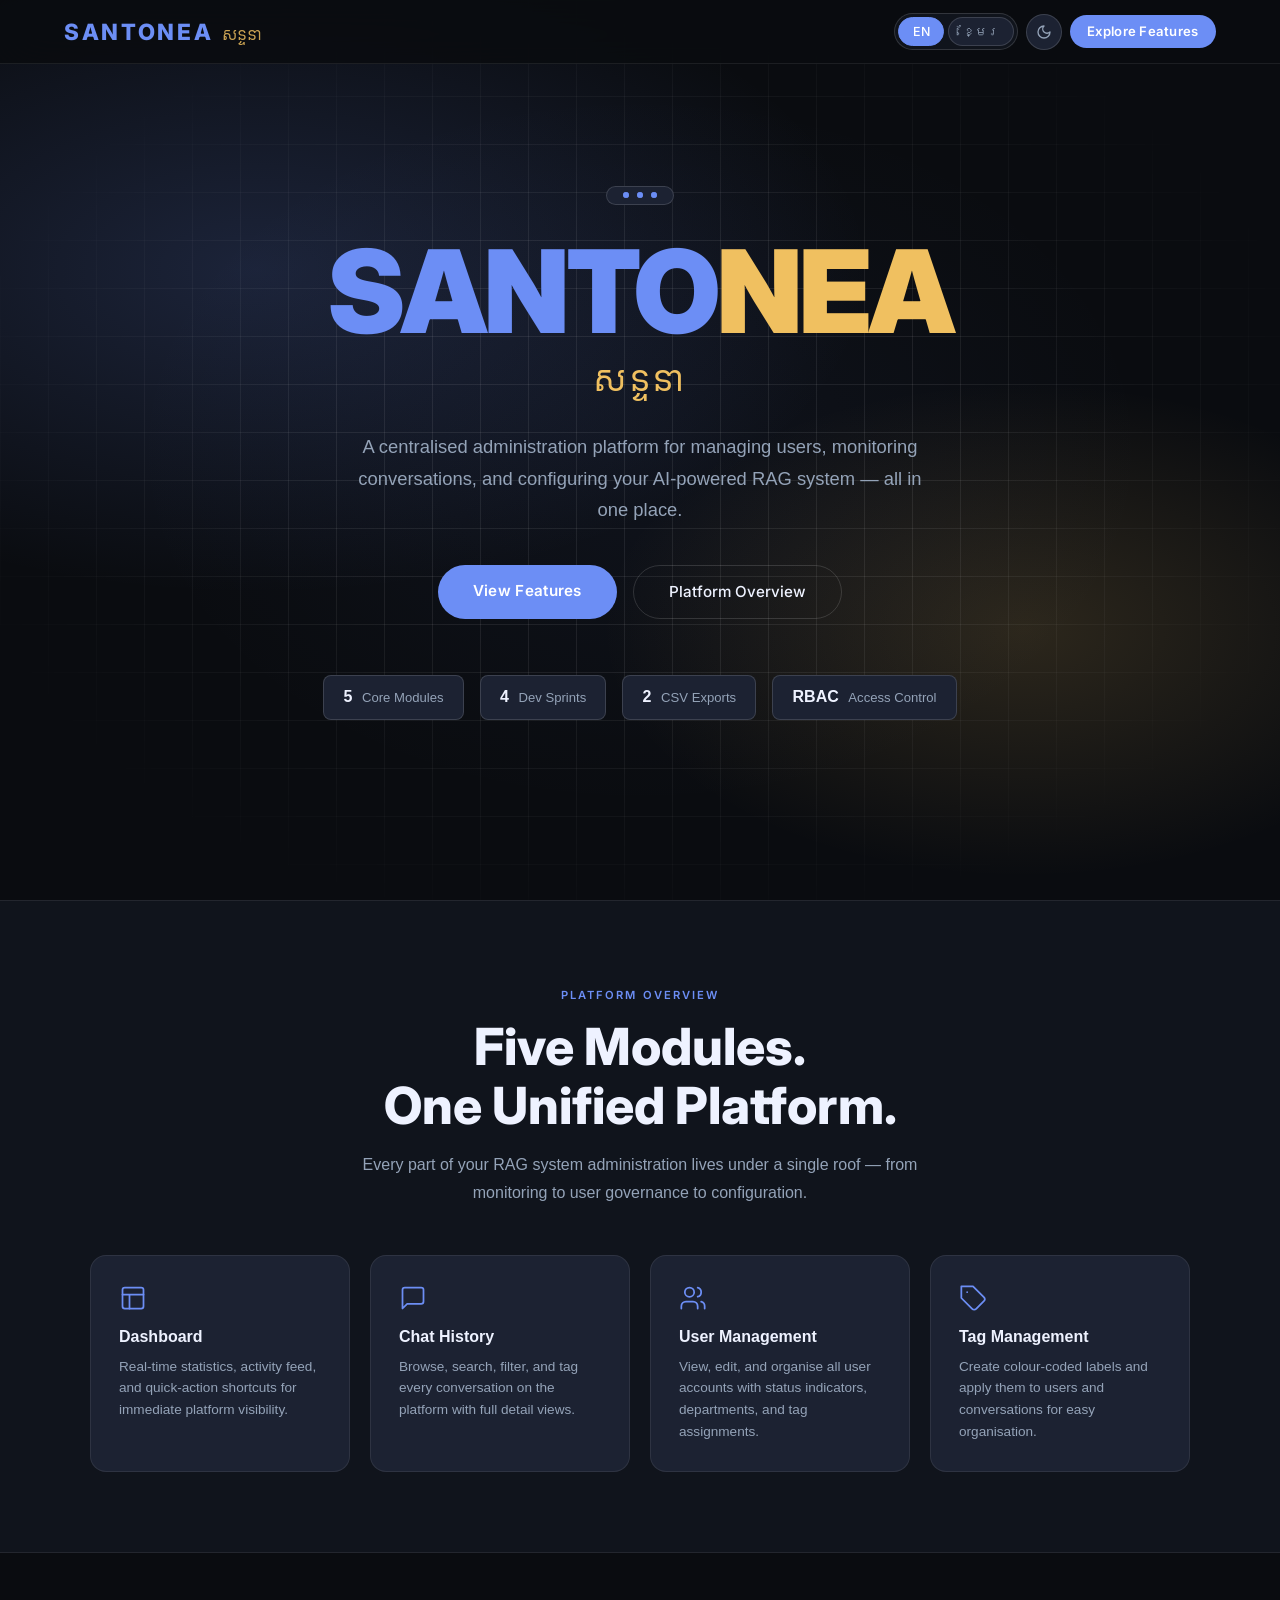
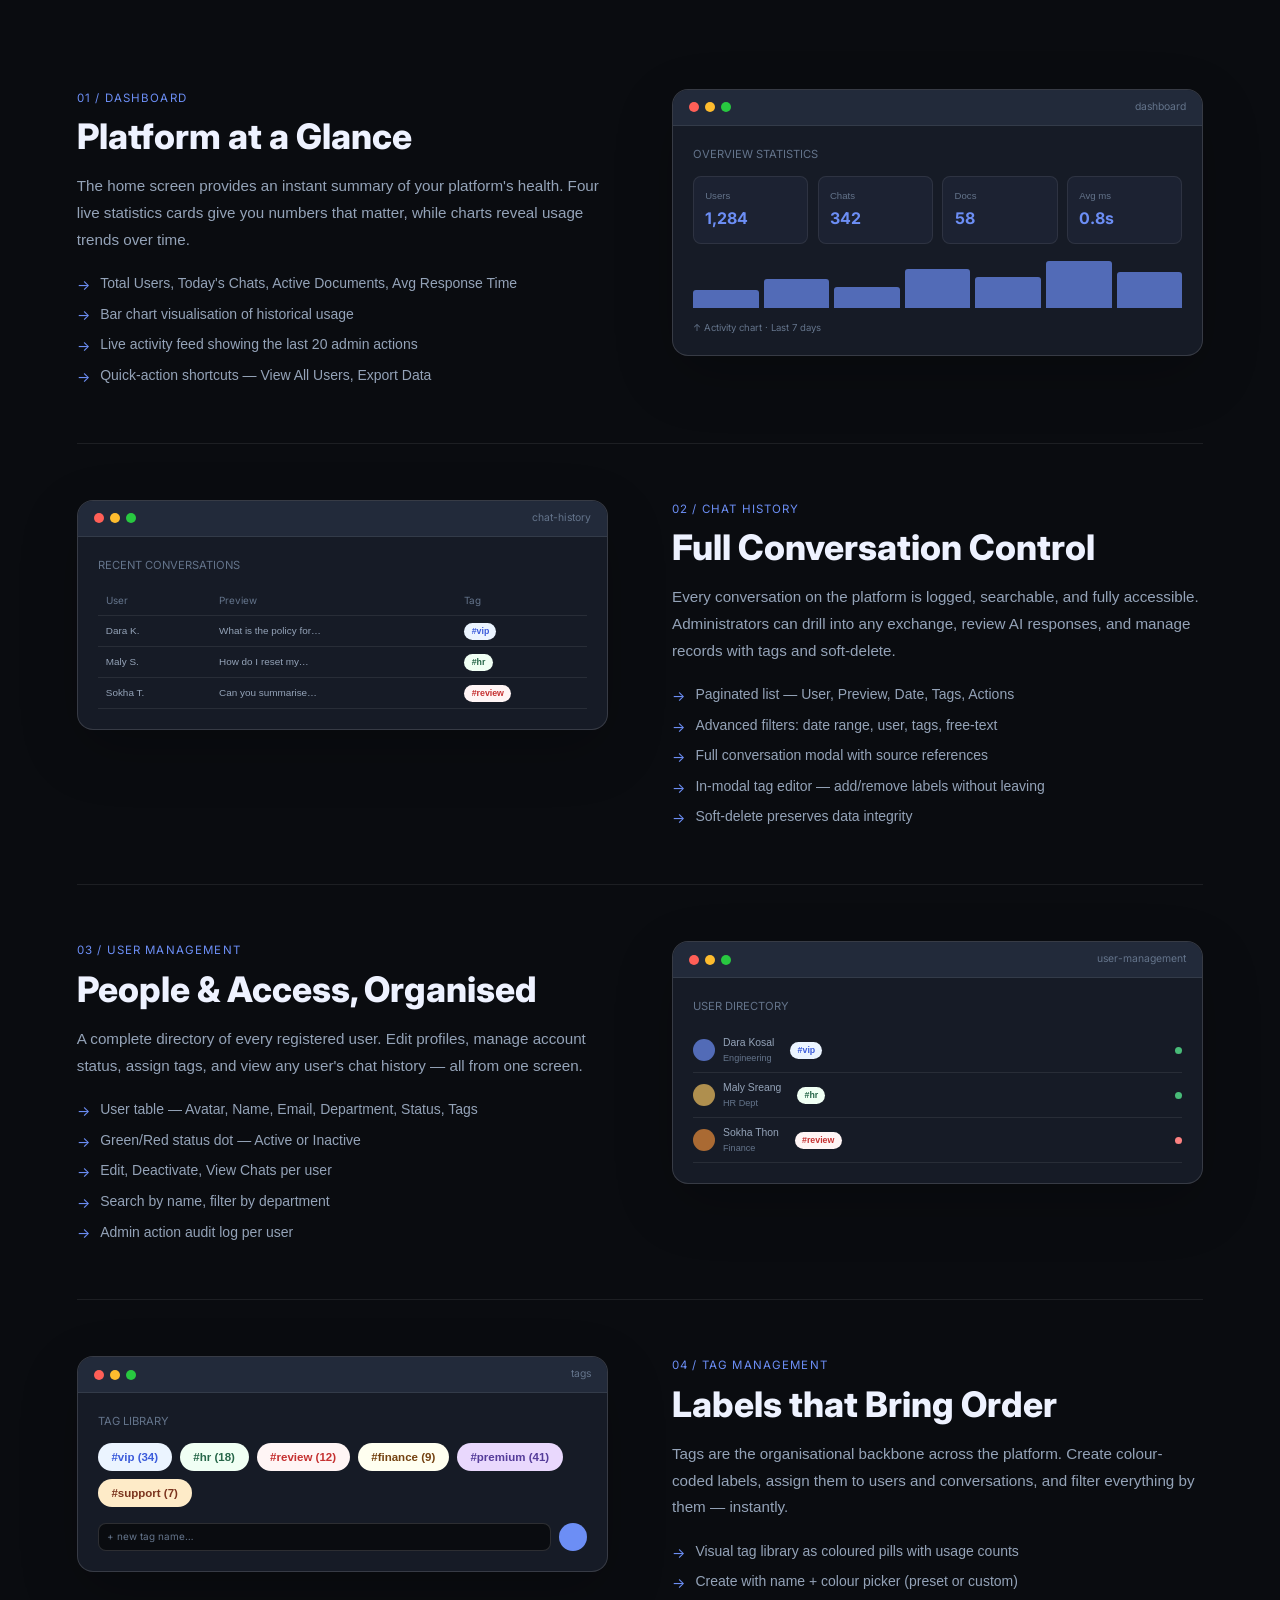
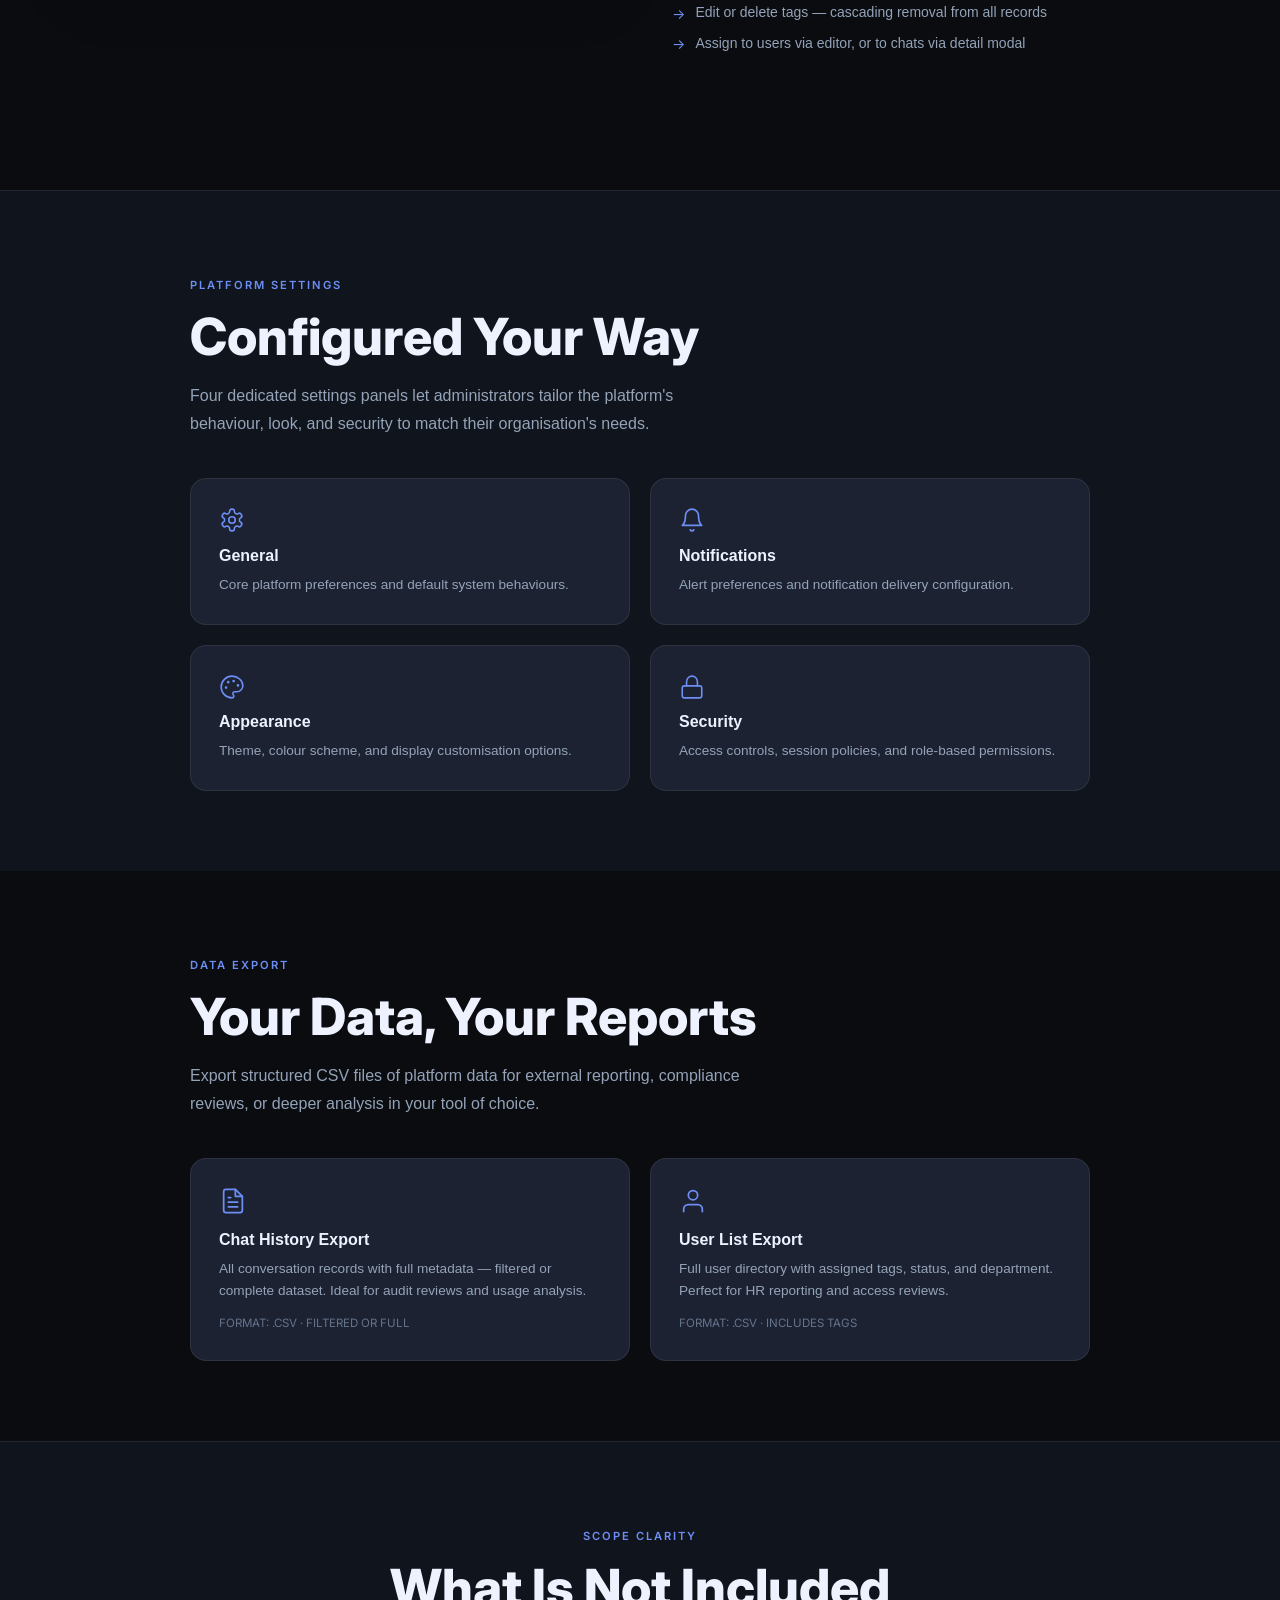
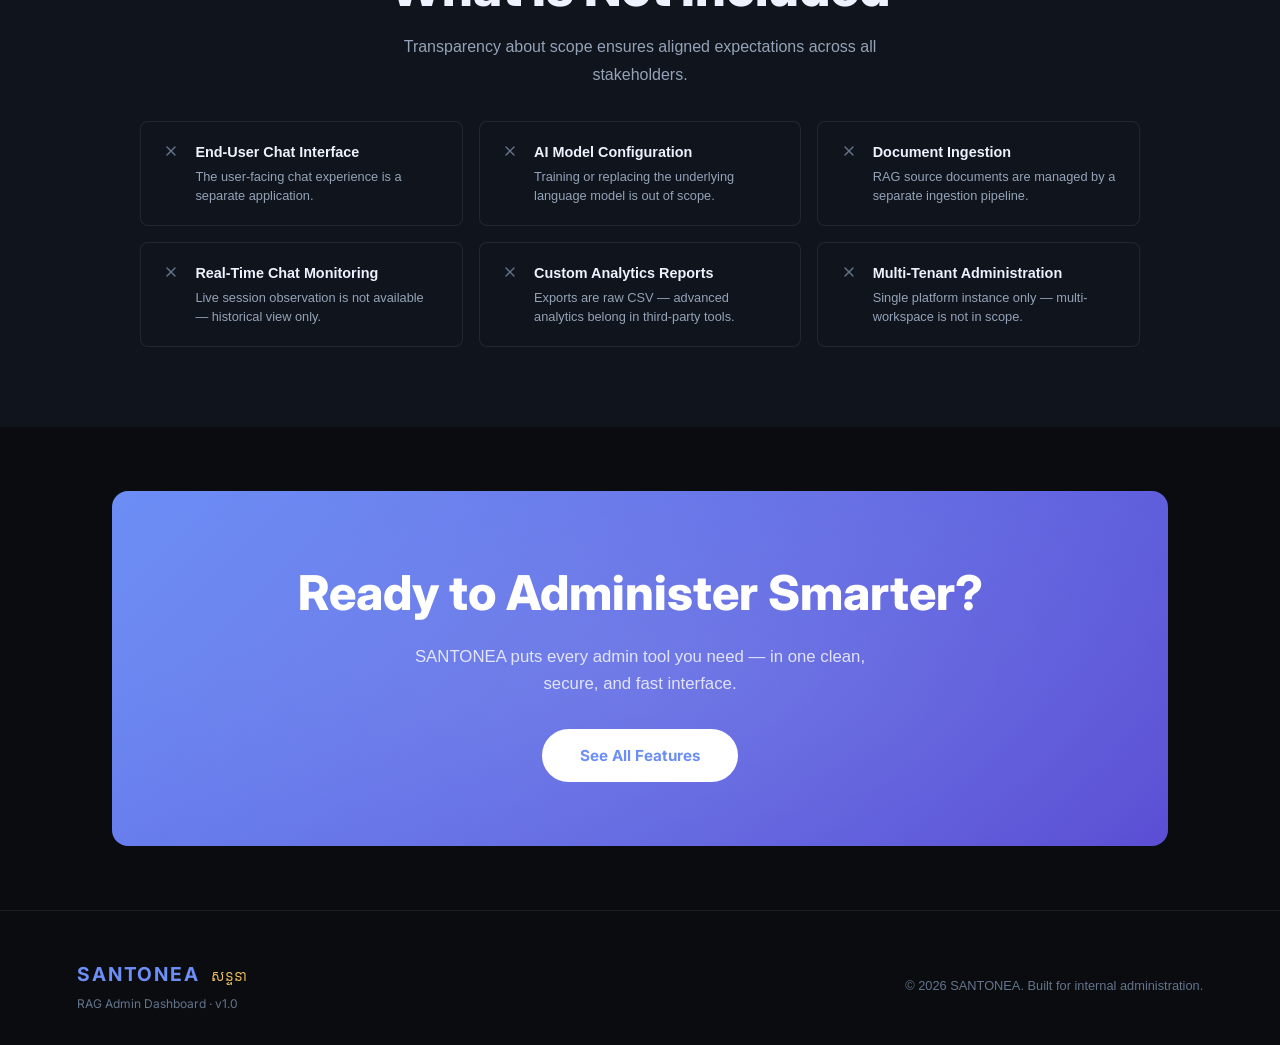
<file: index.html>
<!DOCTYPE html>
<html lang="en" data-theme="dark" data-lang="en">
<head>
  <meta charset="UTF-8" />
  <meta name="viewport" content="width=device-width, initial-scale=1.0" />
  <title>SANTONEA - សន្ទនា</title>
  <meta name="description" content="SANTONEA - A centralised AI-powered RAG admin dashboard for managing users, conversations, and platform settings." />
  <meta name="keywords" content="RAG, admin dashboard, AI platform, conversation management, user administration, សន្ទនា, វេទិកា, រដ្ឋបាលក" />
  <meta name="robots" content="index, follow" />
  <meta name="language" content="English, Khmer" />
  <meta name="author" content="SANTONEA" />
  <meta name="viewport" content="width=device-width, initial-scale=1.0" />
  <link rel="canonical" href="https://www.santonea.com" />
  <link rel="alternate" hreflang="en" href="https://www.santonea.com" />
  <link rel="alternate" hreflang="km" href="https://www.santonea.com?lang=km" />
  <link rel="alternate" hreflang="x-default" href="https://www.santonea.com" />
  <meta property="og:title" content="SANTONEA - សន្ទនា" />
  <meta property="og:description" content="A centralised administration platform for your AI-powered RAG system." />
  <meta property="og:type" content="website" />
  <meta property="og:url" content="https://www.santonea.com" />
  <meta property="og:image" content="https://www.santonea.com/og-image.png" />
  <meta property="og:site_name" content="SANTONEA" />
  <meta property="og:locale" content="en_US" />
  <meta name="twitter:card" content="summary_large_image" />
  <meta name="twitter:title" content="SANTONEA - សន្ទនា" />
  <meta name="twitter:description" content="A centralised administration platform for your AI-powered RAG system." />
  <meta name="twitter:image" content="https://www.santonea.com/og-image.png" />
  <meta name="twitter:site" content="@santonea" />
  
  <!-- Google Fonts: Inter for English -->
  <link rel="preconnect" href="https://fonts.googleapis.com" />
  <link rel="preconnect" href="https://fonts.gstatic.com" crossorigin />
  <link href="https://fonts.googleapis.com/css2?family=Inter:wght@300;400;500;600;700;800;900&family=Noto+Serif+Khmer:wght@300;400;600;700&display=swap" rel="stylesheet" />
  
  <!-- Web App Manifest & Icons -->
  <link rel="manifest" href="/manifest.json" />
  <link rel="icon" type="image/x-icon" href="/favicon.ico" />
  <link rel="apple-touch-icon" href="/icon-192.png" />
  <meta name="mobile-web-app-capable" content="yes" />
  <meta name="apple-mobile-web-app-capable" content="yes" />
  <meta name="apple-mobile-web-app-status-bar-style" content="default" />
  
  <!-- External Stylesheet with local InterKhmer fonts -->
  <link rel="stylesheet" href="styles.css" />
  
  <!-- Structured Data (JSON-LD) -->
  <script type="application/ld+json">
  {
    "@context": "https://schema.org",
    "@type": "SoftwareApplication",
    "name": "SANTONEA",
    "description": "A centralised AI-powered RAG admin dashboard for managing users, conversations, and platform settings.",
    "url": "https://www.santonea.com",
    "applicationCategory": "BusinessApplication",
    "operatingSystem": "Web",
    "offers": {
      "@type": "Offer",
      "price": "0",
      "priceCurrency": "USD"
    },
    "author": {
      "@type": "Organization",
      "name": "SANTONEA",
      "url": "https://www.santonea.com"
    },
    "image": "https://www.santonea.com/og-image.png",
    "aggregateRating": {
      "@type": "AggregateRating",
      "ratingValue": "5",
      "ratingCount": "1"
    }
  }
  </script>
  
  <!-- Minimal fallback styles for critical rendering path -->
  <style>
    * { margin: 0; padding: 0; box-sizing: border-box; }
    html { scroll-behavior: smooth; }
    body { font-family: -apple-system, BlinkMacSystemFont, 'Segoe UI', Roboto, sans-serif; }
    [data-lang="km"] .en { display: none !important; }
    [data-lang="en"] .km { display: none !important; }
  </style>
</head>
<body>

<!-- ── NAV ────────────────────────────────────────────────────────────── -->
<nav>
  <a href="#" class="nav-logo">
    <span class="word-en">SANTONEA</span>
    <span class="word-km">សន្ទនា</span>
  </a>
  <div class="nav-controls">
    <!-- Language toggle -->
    <div style="display:flex;gap:4px;padding:3px;border-radius:999px;border:1px solid var(--border2);background:var(--bg2);">
      <button class="pill-btn active" id="btn-en" onclick="setLang('en')">EN</button>
      <button class="pill-btn"        id="btn-km" onclick="setLang('km')">ខ្មែរ</button>
    </div>
    <!-- Dark/light toggle -->
    <button class="icon-btn" id="theme-btn" onclick="toggleTheme()" title="Toggle theme"><svg xmlns="http://www.w3.org/2000/svg" width="16" height="16" viewBox="0 0 24 24" fill="none" stroke="currentColor" stroke-width="2" stroke-linecap="round" stroke-linejoin="round"><path d="M12 3a6 6 0 0 0 9 9 9 9 0 1 1-9-9Z"/></svg></button>
    <!-- CTA -->
    <a href="#features" class="cta-nav">
      <span class="en">Explore Features</span>
      <span class="km">មុខងារ</span>
    </a>
  </div>
</nav>

<!-- ── HERO ───────────────────────────────────────────────────────────── -->
<section class="hero" id="home">
  <div class="hero-inner">
    <div class="hero-badge">
      <span style="display:inline-flex;align-items:center;color:var(--accent);"><svg xmlns="http://www.w3.org/2000/svg" width="14" height="14" viewBox="0 0 24 24" fill="none" stroke="currentColor" stroke-width="2" stroke-linecap="round" stroke-linejoin="round"><circle cx="12" cy="12" r="1"/><path d="M20.2 20.2c2.04-2.03.02-7.36-4.5-11.9-4.54-4.52-9.87-6.54-11.9-4.5-2.04 2.03-.02 7.36 4.5 11.9 4.54 4.52 9.87 6.54 11.9 4.5Z"/><path d="M15.7 15.7c4.52-4.54 6.54-9.87 4.5-11.9-2.03-2.04-7.36-.02-11.9 4.5-4.52 4.54-6.54 9.87-4.5 11.9 2.03 2.04 7.36.02 11.9-4.5Z"/></svg></span>
      <span style="display:inline-flex;align-items:center;color:var(--accent);"><svg xmlns="http://www.w3.org/2000/svg" width="14" height="14" viewBox="0 0 24 24" fill="none" stroke="currentColor" stroke-width="2" stroke-linecap="round" stroke-linejoin="round"><circle cx="12" cy="12" r="1"/><path d="M20.2 20.2c2.04-2.03.02-7.36-4.5-11.9-4.54-4.52-9.87-6.54-11.9-4.5-2.04 2.03-.02 7.36 4.5 11.9 4.54 4.52 9.87 6.54 11.9 4.5Z"/><path d="M15.7 15.7c4.52-4.54 6.54-9.87 4.5-11.9-2.03-2.04-7.36-.02-11.9 4.5-4.52 4.54-6.54 9.87-4.5 11.9 2.03 2.04 7.36.02 11.9-4.5Z"/></svg></span>
      <span style="display:inline-flex;align-items:center;color:var(--accent);"><svg xmlns="http://www.w3.org/2000/svg" width="14" height="14" viewBox="0 0 24 24" fill="none" stroke="currentColor" stroke-width="2" stroke-linecap="round" stroke-linejoin="round"><circle cx="12" cy="12" r="1"/><path d="M20.2 20.2c2.04-2.03.02-7.36-4.5-11.9-4.54-4.52-9.87-6.54-11.9-4.5-2.04 2.03-.02 7.36 4.5 11.9 4.54 4.52 9.87 6.54 11.9 4.5Z"/><path d="M15.7 15.7c4.52-4.54 6.54-9.87 4.5-11.9-2.03-2.04-7.36-.02-11.9 4.5-4.52 4.54-6.54 9.87-4.5 11.9 2.03 2.04 7.36.02 11.9-4.5Z"/></svg></span>
    </div>

    <h1 class="hero-title">
      <span class="accent">SANTO</span><span class="gold">NEA</span>
    </h1>
    <p class="hero-sub-km">សន្ទនា</p>

    <p class="hero-desc">
      <span class="en">A centralised administration platform for managing users, monitoring conversations, and configuring your AI-powered RAG system — all in one place.</span>
      <span class="km">វេទិកាគ្រប់គ្រងកណ្ដាលសម្រាប់ការគ្រប់គ្រងអ្នកប្រើ ការត្រួតពិនិត្យការសន្ទនា និងការកម្ណត់ប្រព័ន្ធ AI RAG របស់អ្នក — ទាំងអស់នៅកន្លែងតែមួយ។</span>
    </p>

    <div class="hero-actions">
      <a href="#features" class="btn-primary">
        <span class="en">View Features</span>
        <span class="km">មើលមុខងារ</span>
      </a>
      <a href="#overview" class="btn-outline">
        <span class="en">Platform Overview</span>
        <span class="km">ទិដ្ឋភាពទូទៅ</span>
      </a>
    </div>

    <div class="hero-stats">
      <div class="stat-chip">
        <strong>5</strong>
        <span class="en">Core Modules</span>
        <span class="km">គ្រោងស្នូល</span>
      </div>
      <div class="stat-chip">
        <strong>4</strong>
        <span class="en">Dev Sprints</span>
        <span class="km">ការស្ប្រីន</span>
      </div>
      <div class="stat-chip">
        <strong>2</strong>
        <span class="en">CSV Exports</span>
        <span class="km">នាំចេញទិន្នន័យ</span>
      </div>
      <div class="stat-chip">
        <strong>RBAC</strong>
        <span class="en">Access Control</span>
        <span class="km">ការគ្រប់គ្រងការចូល</span>
      </div>
    </div>
  </div>
</section>

<!-- ── OVERVIEW ───────────────────────────────────────────────────────── -->
<section id="overview" style="background:var(--bg2);border-top:1px solid var(--border);border-bottom:1px solid var(--border);">
  <div class="center reveal">
    <span class="section-label">
      <span class="en">Platform Overview</span>
      <span class="km">ទិដ្ឋភាពទូទៅ</span>
    </span>
    <h2 class="section-title">
      <span class="en">Five Modules.<br/>One Unified Platform.</span>
      <span class="km">ម៉ូឌុលប្រាំ.<br/>វេទិកាមួយ។</span>
    </h2>
    <p class="section-desc">
      <span class="en">Every part of your RAG system administration lives under a single roof — from monitoring to user governance to configuration.</span>
      <span class="km">រាល់ផ្នែកនៃការគ្រប់គ្រង RAG របស់អ្នកមានក្រោមមើមដំបូល — ពីការត្រួតពិនិត្យ ដល់ការគ្រប់គ្រងអ្នកប្រើ ដល់ការកំណត់។</span>
    </p>
  </div>

  <div class="overview-grid reveal" style="max-width:1100px;margin:3rem auto 0;">
    <div class="ov-card">
      <div class="ov-icon"><svg xmlns="http://www.w3.org/2000/svg" width="28" height="28" viewBox="0 0 24 24" fill="none" stroke="var(--accent)" stroke-width="1.5" stroke-linecap="round" stroke-linejoin="round"><rect width="18" height="18" x="3" y="3" rx="2"/><path d="M3 9h18M9 21V9"/></svg></div>
      <div class="ov-title"><span class="en">Dashboard</span><span class="km">ផ្ទាំងគ្រប់គ្រង</span></div>
      <div class="ov-desc"><span class="en">Real-time statistics, activity feed, and quick-action shortcuts for immediate platform visibility.</span><span class="km">ស្ថិតិពេលវេលាជាក់ស្ដែង ព័ត៌មានសកម្មភាព និងផ្លូវកាត់សម្រាប់ការមើលឃើញវេទិកាភ្លាមៗ។</span></div>
    </div>
    <div class="ov-card">
      <div class="ov-icon"><svg xmlns="http://www.w3.org/2000/svg" width="28" height="28" viewBox="0 0 24 24" fill="none" stroke="var(--accent)" stroke-width="1.5" stroke-linecap="round" stroke-linejoin="round"><path d="M21 15a2 2 0 0 1-2 2H7l-4 4V5a2 2 0 0 1 2-2h14a2 2 0 0 1 2 2z"/></svg></div>
      <div class="ov-title"><span class="en">Chat History</span><span class="km">ប្រវត្តិការសន្ទនា</span></div>
      <div class="ov-desc"><span class="en">Browse, search, filter, and tag every conversation on the platform with full detail views.</span><span class="km">រុករក ស្វែងរក ត្រង និងដាក់ស្លាកការសន្ទនាគ្រប់ទាំងអស់ក្នុងវេទិកា។</span></div>
    </div>
    <div class="ov-card">
      <div class="ov-icon"><svg xmlns="http://www.w3.org/2000/svg" width="28" height="28" viewBox="0 0 24 24" fill="none" stroke="var(--accent)" stroke-width="1.5" stroke-linecap="round" stroke-linejoin="round"><path d="M16 21v-2a4 4 0 0 0-4-4H6a4 4 0 0 0-4 4v2"/><circle cx="9" cy="7" r="4"/><path d="M22 21v-2a4 4 0 0 0-3-3.87M16 3.13a4 4 0 0 1 0 7.75"/></svg></div>
      <div class="ov-title"><span class="en">User Management</span><span class="km">ការគ្រប់គ្រងអ្នកប្រើ</span></div>
      <div class="ov-desc"><span class="en">View, edit, and organise all user accounts with status indicators, departments, and tag assignments.</span><span class="km">មើល កែប្រែ និងរៀបចំគណនីអ្នកប្រើទាំងអស់ ជាមួយស្ថានភាព នាយកដ្ឋាន និងការដាក់ស្លាក។</span></div>
    </div>
    <div class="ov-card">
      <div class="ov-icon"><svg xmlns="http://www.w3.org/2000/svg" width="28" height="28" viewBox="0 0 24 24" fill="none" stroke="var(--accent)" stroke-width="1.5" stroke-linecap="round" stroke-linejoin="round"><path d="M12 2H2v10l9.29 9.29c.94.94 2.48.94 3.42 0l6.58-6.58c.94-.94.94-2.48 0-3.42L12 2Z"/><path d="M7 7h.01"/></svg></div>
      <div class="ov-title"><span class="en">Tag Management</span><span class="km">ការគ្រប់គ្រងស្លាក</span></div>
      <div class="ov-desc"><span class="en">Create colour-coded labels and apply them to users and conversations for easy organisation.</span><span class="km">បង្កើតស្លាកពណ៌ និងអនុវត្តវាចំពោះអ្នកប្រើ និងការសន្ទនា។</span></div>
    </div>
  </div>
</section>

<!-- ── FEATURES ───────────────────────────────────────────────────────── -->
<section id="features">
  <div class="features-wrapper">

    <!-- F1: Dashboard -->
    <div class="feature-block reveal">
      <div>
        <div class="feature-num">01 / DASHBOARD</div>
        <h3 class="feature-title">
          <span class="en">Platform at a Glance</span>
          <span class="km">ផ្ទាំងគ្រប់គ្រងទិន្នន័យ</span>
        </h3>
        <p class="feature-desc">
          <span class="en">The home screen provides an instant summary of your platform's health. Four live statistics cards give you numbers that matter, while charts reveal usage trends over time.</span>
          <span class="km">អេក្រង់ដើមផ្ដល់សង្ខេបភ្លាមៗនៃស្ថានភាពវេទិការបស់អ្នក។ ប័ណ្ណស្ថិតិបួនបង្ហាញចំនួនដែលសំខាន់ ក្នុងពេលដែលក្រាហ្វបង្ហាញនិន្នាការ។</span>
        </p>
        <ul class="feature-list">
          <li><span class="en">Total Users, Today's Chats, Active Documents, Avg Response Time</span><span class="km">អ្នកប្រើសរុប ការសន្ទនាថ្ងៃនេះ ឯកសារសកម្ម ពេលឆ្លើយតបមធ្យម</span></li>
          <li><span class="en">Bar chart visualisation of historical usage</span><span class="km">ក្រាហ្វរបារបង្ហាញការប្រើប្រាស់ប្រវត្តិ</span></li>
          <li><span class="en">Live activity feed showing the last 20 admin actions</span><span class="km">ព័ត៌មានសកម្មភាពបង្ហាញសកម្មភាព admin ២០ ចុងក្រោយ</span></li>
          <li><span class="en">Quick-action shortcuts — View All Users, Export Data</span><span class="km">ផ្លូវកាត់ — មើលអ្នកប្រើ នាំចេញទិន្នន័យ</span></li>
        </ul>
      </div>
      <div class="feature-mockup">
        <div class="mock-bar">
          <div class="mock-dot" style="background:#ff5f57;"></div>
          <div class="mock-dot" style="background:#febc2e;"></div>
          <div class="mock-dot" style="background:#28c840;"></div>
          <span style="font-size:0.65rem;color:var(--text3);margin-left:auto;font-family:var(--font-mono);">dashboard</span>
        </div>
        <div class="mock-body">
          <div class="mock-title">
            <span class="en">OVERVIEW STATISTICS</span>
            <span class="km">ស្ថិតិទូទៅ</span>
          </div>
          <div class="mock-stat-row">
            <div class="mock-stat"><div class="l"><span class="en">Users</span><span class="km">អ្នកប្រើ</span></div><div class="v">1,284</div></div>
            <div class="mock-stat"><div class="l"><span class="en">Chats</span><span class="km">ការសន្ទនា</span></div><div class="v">342</div></div>
            <div class="mock-stat"><div class="l"><span class="en">Docs</span><span class="km">ឯកសារ</span></div><div class="v">58</div></div>
            <div class="mock-stat"><div class="l"><span class="en">Avg ms</span><span class="km">ms</span></div><div class="v">0.8s</div></div>
          </div>
          <div class="mock-bar-chart">
            <div class="mock-bar-item" style="height:35%;"></div>
            <div class="mock-bar-item" style="height:55%;"></div>
            <div class="mock-bar-item" style="height:40%;"></div>
            <div class="mock-bar-item" style="height:75%;"></div>
            <div class="mock-bar-item" style="height:60%;"></div>
            <div class="mock-bar-item" style="height:90%;"></div>
            <div class="mock-bar-item" style="height:70%;"></div>
          </div>
          <div style="font-size:0.6rem;color:var(--text3);font-family:var(--font-mono);">
            <span class="en">↑ Activity chart · Last 7 days</span>
            <span class="km">↑ ក្រាហ្វសកម្មភាព · ៧ ថ្ងៃចុងក្រោយ</span>
          </div>
        </div>
      </div>
    </div>

    <!-- F2: Chat History -->
    <div class="feature-block reverse reveal">
      <div>
        <div class="feature-num">02 / CHAT HISTORY</div>
        <h3 class="feature-title">
          <span class="en">Full Conversation Control</span>
          <span class="km">ការត្រួតពិនិត្យការសន្ទនា</span>
        </h3>
        <p class="feature-desc">
          <span class="en">Every conversation on the platform is logged, searchable, and fully accessible. Administrators can drill into any exchange, review AI responses, and manage records with tags and soft-delete.</span>
          <span class="km">ការសន្ទនាគ្រប់ទាំងអស់ត្រូវបានកត់ត្រា ស្វែងរកបាន និងចូលដំណើរការបានពេញលេញ។ Admin អាចពិនិត្យការឆ្លើយ AI និងគ្រប់គ្រងកំណត់ត្រា។</span>
        </p>
        <ul class="feature-list">
          <li><span class="en">Paginated list — User, Preview, Date, Tags, Actions</span><span class="km">បញ្ជីទំព័រ — អ្នកប្រើ ការមើលជាមុន កាលបរិច្ឆេទ ស្លាក</span></li>
          <li><span class="en">Advanced filters: date range, user, tags, free-text</span><span class="km">ការត្រងកម្រិតខ្ពស់: ដែនកំណត់ កាលបរិច្ឆេទ អ្នកប្រើ ស្លាក</span></li>
          <li><span class="en">Full conversation modal with source references</span><span class="km">ម៉ូឌែលការសន្ទនាពេញជាមួយការយោង</span></li>
          <li><span class="en">In-modal tag editor — add/remove labels without leaving</span><span class="km">កែស្លាកក្នុងម៉ូឌែល — បន្ថែម/លុបស្លាក</span></li>
          <li><span class="en">Soft-delete preserves data integrity</span><span class="km">ការលុបទន់ — រក្សាភាពត្រឹមត្រូវទិន្នន័យ</span></li>
        </ul>
      </div>
      <div class="feature-mockup">
        <div class="mock-bar">
          <div class="mock-dot" style="background:#ff5f57;"></div>
          <div class="mock-dot" style="background:#febc2e;"></div>
          <div class="mock-dot" style="background:#28c840;"></div>
          <span style="font-size:0.65rem;color:var(--text3);margin-left:auto;font-family:var(--font-mono);">chat-history</span>
        </div>
        <div class="mock-body">
          <div class="mock-title">
            <span class="en">RECENT CONVERSATIONS</span>
            <span class="km">ការសន្ទនាថ្មីៗ</span>
          </div>
          <table class="mock-table">
            <thead><tr>
              <th><span class="en">User</span><span class="km">អ្នកប្រើ</span></th>
              <th><span class="en">Preview</span><span class="km">ការមើល</span></th>
              <th><span class="en">Tag</span><span class="km">ស្លាក</span></th>
            </tr></thead>
            <tbody>
              <tr>
                <td>Dara K.</td>
                <td style="max-width:120px;overflow:hidden;text-overflow:ellipsis;white-space:nowrap;"><span class="en">What is the policy for…</span><span class="km">គោលនយោបាយ…</span></td>
                <td><span class="mock-tag" style="background:#ebf4ff;color:#3b5bdb;">#vip</span></td>
              </tr>
              <tr>
                <td>Maly S.</td>
                <td style="max-width:120px;overflow:hidden;text-overflow:ellipsis;white-space:nowrap;"><span class="en">How do I reset my…</span><span class="km">ខ្ញុំ reset…</span></td>
                <td><span class="mock-tag" style="background:#f0fff4;color:#276749;">#hr</span></td>
              </tr>
              <tr>
                <td>Sokha T.</td>
                <td style="max-width:120px;overflow:hidden;text-overflow:ellipsis;white-space:nowrap;"><span class="en">Can you summarise…</span><span class="km">សង្ខេប…</span></td>
                <td><span class="mock-tag" style="background:#fff5f5;color:#c53030;">#review</span></td>
              </tr>
            </tbody>
          </table>
        </div>
      </div>
    </div>

    <!-- F3: User Management -->
    <div class="feature-block reveal">
      <div>
        <div class="feature-num">03 / USER MANAGEMENT</div>
        <h3 class="feature-title">
          <span class="en">People & Access, Organised</span>
          <span class="km">អ្នកប្រើ និងការចូល</span>
        </h3>
        <p class="feature-desc">
          <span class="en">A complete directory of every registered user. Edit profiles, manage account status, assign tags, and view any user's chat history — all from one screen.</span>
          <span class="km">ថតឈ្មោះពេញលេញនៃអ្នកប្រើដែលបានចុះឈ្មោះ។ កែប្រែប្រវត្តិ គ្រប់គ្រងស្ថានភាព ដាក់ស្លាក និងមើលប្រវត្តិការសន្ទនា។</span>
        </p>
        <ul class="feature-list">
          <li><span class="en">User table — Avatar, Name, Email, Department, Status, Tags</span><span class="km">តារាងអ្នកប្រើ — រូបភាព ឈ្មោះ អ៊ីមែល នាយកដ្ឋាន ស្ថានភាព ស្លាក</span></li>
          <li><span class="en">Green/Red status dot — Active or Inactive</span><span class="km">ចំណុចព្រីស/ក្រហម — សកម្ម ឬអសកម្ម</span></li>
          <li><span class="en">Edit, Deactivate, View Chats per user</span><span class="km">កែ អសកម្ម មើលការសន្ទនា សម្រាប់អ្នកប្រើ</span></li>
          <li><span class="en">Search by name, filter by department</span><span class="km">ស្វែងរកតាមឈ្មោះ ត្រងតាមនាយកដ្ឋាន</span></li>
          <li><span class="en">Admin action audit log per user</span><span class="km">កំណត់ហេតុសកម្មភាព admin សម្រាប់អ្នកប្រើ</span></li>
        </ul>
      </div>
      <div class="feature-mockup">
        <div class="mock-bar">
          <div class="mock-dot" style="background:#ff5f57;"></div>
          <div class="mock-dot" style="background:#febc2e;"></div>
          <div class="mock-dot" style="background:#28c840;"></div>
          <span style="font-size:0.65rem;color:var(--text3);margin-left:auto;font-family:var(--font-mono);">user-management</span>
        </div>
        <div class="mock-body">
          <div class="mock-title">
            <span class="en">USER DIRECTORY</span>
            <span class="km">ថតឈ្មោះអ្នកប្រើ</span>
          </div>
          <div class="mock-user-row">
            <div class="mock-avatar"></div>
            <div><div class="mock-uname">Dara Kosal</div><div class="mock-udept"><span class="en">Engineering</span><span class="km">វិស្វកម្ម</span></div></div>
            <span class="mock-tag" style="background:#ebf4ff;color:#3b5bdb;font-size:0.55rem;margin-left:8px;">#vip</span>
            <div class="mock-dot-status" style="background:#48bb78;"></div>
          </div>
          <div class="mock-user-row">
            <div class="mock-avatar" style="background:var(--gold);"></div>
            <div><div class="mock-uname">Maly Sreang</div><div class="mock-udept"><span class="en">HR Dept</span><span class="km">នាយកដ្ឋាន HR</span></div></div>
            <span class="mock-tag" style="background:#f0fff4;color:#276749;font-size:0.55rem;margin-left:8px;">#hr</span>
            <div class="mock-dot-status" style="background:#48bb78;"></div>
          </div>
          <div class="mock-user-row">
            <div class="mock-avatar" style="background:#e88c3a;"></div>
            <div><div class="mock-uname">Sokha Thon</div><div class="mock-udept"><span class="en">Finance</span><span class="km">ហិរញ្ញវត្ថុ</span></div></div>
            <span class="mock-tag" style="background:#fff5f5;color:#c53030;font-size:0.55rem;margin-left:8px;">#review</span>
            <div class="mock-dot-status" style="background:#fc8181;"></div>
          </div>
        </div>
      </div>
    </div>

    <!-- F4: Tag Management -->
    <div class="feature-block reverse reveal">
      <div>
        <div class="feature-num">04 / TAG MANAGEMENT</div>
        <h3 class="feature-title">
          <span class="en">Labels that Bring Order</span>
          <span class="km">ស្លាកដែលនាំមកនូវរបៀប</span>
        </h3>
        <p class="feature-desc">
          <span class="en">Tags are the organisational backbone across the platform. Create colour-coded labels, assign them to users and conversations, and filter everything by them — instantly.</span>
          <span class="km">ស្លាកគឺជាស្នូលនៃការរៀបចំនៃវេទិកា។ បង្កើតស្លាកពណ៌ ដាក់ចំពោះអ្នកប្រើ និងការសន្ទនា ហើយត្រងរាល់អ្វីដោយភ្លាម។</span>
        </p>
        <ul class="feature-list">
          <li><span class="en">Visual tag library as coloured pills with usage counts</span><span class="km">ឃ្លាំងស្លាកបង្ហាញជាពណ៌ ជាមួយចំនួនការប្រើ</span></li>
          <li><span class="en">Create with name + colour picker (preset or custom)</span><span class="km">បង្កើតដោយឈ្មោះ + ជ្រើសពណ៌ (ស្ដង់ដារ ឬផ្ទាល់ខ្លួន)</span></li>
          <li><span class="en">Edit or delete tags — cascading removal from all records</span><span class="km">កែ ឬលុបស្លាក — លុបពីកំណត់ត្រាទាំងអស់ស្វ័យប្រវត្តិ</span></li>
          <li><span class="en">Assign to users via editor, or to chats via detail modal</span><span class="km">ដាក់ស្លាកចំពោះអ្នកប្រើ ឬការសន្ទនា</span></li>
        </ul>
      </div>
      <div class="feature-mockup">
        <div class="mock-bar">
          <div class="mock-dot" style="background:#ff5f57;"></div>
          <div class="mock-dot" style="background:#febc2e;"></div>
          <div class="mock-dot" style="background:#28c840;"></div>
          <span style="font-size:0.65rem;color:var(--text3);margin-left:auto;font-family:var(--font-mono);">tags</span>
        </div>
        <div class="mock-body">
          <div class="mock-title">
            <span class="en">TAG LIBRARY</span>
            <span class="km">ឃ្លាំងស្លាក</span>
          </div>
          <div class="tag-cloud" style="margin-bottom:1rem;">
            <span class="tag-pill" style="background:#ebf4ff;color:#3b5bdb;">#vip (34)</span>
            <span class="tag-pill" style="background:#f0fff4;color:#276749;">#hr (18)</span>
            <span class="tag-pill" style="background:#fff5f5;color:#c53030;">#review (12)</span>
            <span class="tag-pill" style="background:#fffff0;color:#744210;">#finance (9)</span>
            <span class="tag-pill" style="background:#e9d8fd;color:#553c9a;">#premium (41)</span>
            <span class="tag-pill" style="background:#feebc8;color:#7b341e;">#support (7)</span>
          </div>
          <div style="display:flex;gap:0.5rem;align-items:center;">
            <div style="flex:1;height:28px;border-radius:var(--radius-sm);border:1px solid var(--border2);background:var(--bg);padding:0 0.5rem;display:flex;align-items:center;">
              <span style="font-size:0.62rem;color:var(--text3);font-family:var(--font-mono);">
                <span class="en">+ new tag name…</span>
                <span class="km">+ ឈ្មោះស្លាកថ្មី…</span>
              </span>
            </div>
            <div style="width:28px;height:28px;border-radius:50%;background:#6c8ef5;"></div>
          </div>
        </div>
      </div>
    </div>

  </div>
</section>

<!-- ── SETTINGS ───────────────────────────────────────────────────────── -->
<section id="settings" style="background:var(--bg2);border-top:1px solid var(--border);">
  <div style="max-width:900px;margin:0 auto;">
    <div class="reveal">
      <span class="section-label">
        <span class="en">Platform Settings</span>
        <span class="km">ការកំណត់វេទិកា</span>
      </span>
      <h2 class="section-title">
        <span class="en">Configured Your Way</span>
        <span class="km">ការកំណត់តាមអ្នក</span>
      </h2>
      <p class="section-desc">
        <span class="en">Four dedicated settings panels let administrators tailor the platform's behaviour, look, and security to match their organisation's needs.</span>
        <span class="km">បន្ទះការកំណត់បួនអនុញ្ញាតឱ្យ admin ជ្រើសរើសអាកប្បកិរិយា រូបរាង និងសុវត្ថិភាពវេទិកា។</span>
      </p>
    </div>
    <div class="settings-grid reveal">
      <div class="settings-card">
        <div class="settings-icon"><svg xmlns="http://www.w3.org/2000/svg" width="26" height="26" viewBox="0 0 24 24" fill="none" stroke="var(--accent)" stroke-width="1.5" stroke-linecap="round" stroke-linejoin="round"><path d="M12.22 2h-.44a2 2 0 0 0-2 2v.18a2 2 0 0 1-1 1.73l-.43.25a2 2 0 0 1-2 0l-.15-.08a2 2 0 0 0-2.73.73l-.22.38a2 2 0 0 0 .73 2.73l.15.1a2 2 0 0 1 1 1.72v.51a2 2 0 0 1-1 1.74l-.15.09a2 2 0 0 0-.73 2.73l.22.38a2 2 0 0 0 2.73.73l.15-.08a2 2 0 0 1 2 0l.43.25a2 2 0 0 1 1 1.73V20a2 2 0 0 0 2 2h.44a2 2 0 0 0 2-2v-.18a2 2 0 0 1 1-1.73l.43-.25a2 2 0 0 1 2 0l.15.08a2 2 0 0 0 2.73-.73l.22-.39a2 2 0 0 0-.73-2.73l-.15-.08a2 2 0 0 1-1-1.74v-.5a2 2 0 0 1 1-1.74l.15-.09a2 2 0 0 0 .73-2.73l-.22-.38a2 2 0 0 0-2.73-.73l-.15.08a2 2 0 0 1-2 0l-.43-.25a2 2 0 0 1-1-1.73V4a2 2 0 0 0-2-2z"/><circle cx="12" cy="12" r="3"/></svg></div>
        <div class="settings-title"><span class="en">General</span><span class="km">ទូទៅ</span></div>
        <div class="settings-desc"><span class="en">Core platform preferences and default system behaviours.</span><span class="km">ចំណូលចិត្តស្នូលនៃវេទិកា និងអាកប្បកិរិយាប្រព័ន្ធ។</span></div>
      </div>
      <div class="settings-card">
        <div class="settings-icon"><svg xmlns="http://www.w3.org/2000/svg" width="26" height="26" viewBox="0 0 24 24" fill="none" stroke="var(--accent)" stroke-width="1.5" stroke-linecap="round" stroke-linejoin="round"><path d="M6 8a6 6 0 0 1 12 0c0 7 3 9 3 9H3s3-2 3-9"/><path d="M10.3 21a1.94 1.94 0 0 0 3.4 0"/></svg></div>
        <div class="settings-title"><span class="en">Notifications</span><span class="km">ការជូនដំណឹង</span></div>
        <div class="settings-desc"><span class="en">Alert preferences and notification delivery configuration.</span><span class="km">ចំណូលចិត្តការជូនដំណឹង និងការរៀបចំការបញ្ជូន។</span></div>
      </div>
      <div class="settings-card">
        <div class="settings-icon"><svg xmlns="http://www.w3.org/2000/svg" width="26" height="26" viewBox="0 0 24 24" fill="none" stroke="var(--accent)" stroke-width="1.5" stroke-linecap="round" stroke-linejoin="round"><circle cx="13.5" cy="6.5" r=".5" fill="currentColor"/><circle cx="17.5" cy="10.5" r=".5" fill="currentColor"/><circle cx="8.5" cy="7.5" r=".5" fill="currentColor"/><circle cx="6.5" cy="12.5" r=".5" fill="currentColor"/><path d="M12 2C6.5 2 2 6.5 2 12s4.5 10 10 10c.926 0 1.648-.746 1.648-1.688 0-.437-.18-.835-.437-1.125-.29-.289-.438-.652-.438-1.125a1.64 1.64 0 0 1 1.668-1.668h1.996c3.051 0 5.555-2.503 5.555-5.554C21.965 6.012 17.461 2 12 2z"/></svg></div>
        <div class="settings-title"><span class="en">Appearance</span><span class="km">រូបរាង</span></div>
        <div class="settings-desc"><span class="en">Theme, colour scheme, and display customisation options.</span><span class="km">ស្បែក ជម្រើសពណ៌ និងការប្ដូររូបរាង។</span></div>
      </div>
      <div class="settings-card">
        <div class="settings-icon"><svg xmlns="http://www.w3.org/2000/svg" width="26" height="26" viewBox="0 0 24 24" fill="none" stroke="var(--accent)" stroke-width="1.5" stroke-linecap="round" stroke-linejoin="round"><rect width="18" height="11" x="3" y="11" rx="2" ry="2"/><path d="M7 11V7a5 5 0 0 1 10 0v4"/></svg></div>
        <div class="settings-title"><span class="en">Security</span><span class="km">សុវត្ថិភាព</span></div>
        <div class="settings-desc"><span class="en">Access controls, session policies, and role-based permissions.</span><span class="km">ការគ្រប់គ្រងការចូល គោលនយោបាយ session និងការអនុញ្ញាត។</span></div>
      </div>
    </div>
  </div>
</section>

<!-- ── EXPORT ─────────────────────────────────────────────────────────── -->
<section id="export">
  <div style="max-width:900px;margin:0 auto;">
    <div class="reveal">
      <span class="section-label">
        <span class="en">Data Export</span>
        <span class="km">ការនាំចេញទិន្នន័យ</span>
      </span>
      <h2 class="section-title">
        <span class="en">Your Data, Your Reports</span>
        <span class="km">ទិន្នន័យរបស់អ្នក</span>
      </h2>
      <p class="section-desc">
        <span class="en">Export structured CSV files of platform data for external reporting, compliance reviews, or deeper analysis in your tool of choice.</span>
        <span class="km">នាំចេញឯកសារ CSV ដែលមានរចនាសម្ព័ន្ធ សម្រាប់ការរាយការណ៍ ឬការវិភាគ។</span>
      </p>
    </div>
    <div class="export-cards reveal">
      <div class="export-card">
        <div class="export-icon"><svg xmlns="http://www.w3.org/2000/svg" width="28" height="28" viewBox="0 0 24 24" fill="none" stroke="var(--accent)" stroke-width="1.5" stroke-linecap="round" stroke-linejoin="round"><path d="M14 2H6a2 2 0 0 0-2 2v16a2 2 0 0 0 2 2h12a2 2 0 0 0 2-2V8z"/><polyline points="14 2 14 8 20 8"/><line x1="16" x2="8" y1="13" y2="13"/><line x1="16" x2="8" y1="17" y2="17"/><line x1="10" x2="8" y1="9" y2="9"/></svg></div>
        <div class="export-title"><span class="en">Chat History Export</span><span class="km">នាំចេញប្រវត្តិការសន្ទនា</span></div>
        <div class="export-desc"><span class="en">All conversation records with full metadata — filtered or complete dataset. Ideal for audit reviews and usage analysis.</span><span class="km">កំណត់ត្រាការសន្ទនាទាំងអស់ — ទិន្នន័យដែលបានត្រង ឬពេញ។ ល្អសម្រាប់ការត្រួតពិនិត្យ។</span></div>
        <div class="export-meta">FORMAT: .CSV  ·  FILTERED OR FULL</div>
      </div>
      <div class="export-card">
        <div class="export-icon"><svg xmlns="http://www.w3.org/2000/svg" width="28" height="28" viewBox="0 0 24 24" fill="none" stroke="var(--accent)" stroke-width="1.5" stroke-linecap="round" stroke-linejoin="round"><path d="M20 21v-2a4 4 0 0 0-4-4H8a4 4 0 0 0-4 4v2"/><circle cx="12" cy="7" r="4"/></svg></div>
        <div class="export-title"><span class="en">User List Export</span><span class="km">នាំចេញបញ្ជីអ្នកប្រើ</span></div>
        <div class="export-desc"><span class="en">Full user directory with assigned tags, status, and department. Perfect for HR reporting and access reviews.</span><span class="km">ថតឈ្មោះអ្នកប្រើពេញ ជាមួយស្លាក ស្ថានភាព និងនាយកដ្ឋាន។ ល្អសម្រាប់ HR។</span></div>
        <div class="export-meta">FORMAT: .CSV  ·  INCLUDES TAGS</div>
      </div>
    </div>
  </div>
</section>

<!-- ── SCOPE ──────────────────────────────────────────────────────────── -->
<section style="background:var(--bg2);border-top:1px solid var(--border);">
  <div style="max-width:1000px;margin:0 auto;">
    <div class="reveal center">
      <span class="section-label">
        <span class="en">Scope Clarity</span>
        <span class="km">ភាពច្បាស់នៃវិសាលភាព</span>
      </span>
      <h2 class="section-title">
        <span class="en">What Is Not Included</span>
        <span class="km">អ្វីដែលមិនត្រូវបានដាក់បញ្ចូល</span>
      </h2>
      <p class="section-desc">
        <span class="en">Transparency about scope ensures aligned expectations across all stakeholders.</span>
        <span class="km">ភាពប្រាកដអំពីវិសាលភាពធានាបានការរំពឹងទុករបស់ភាគីពាក់ព័ន្ធ។</span>
      </p>
    </div>
    <div class="scope-list reveal">
      <div class="scope-item">
        <div class="scope-x"><svg xmlns="http://www.w3.org/2000/svg" width="16" height="16" viewBox="0 0 24 24" fill="none" stroke="var(--text3)" stroke-width="2" stroke-linecap="round" stroke-linejoin="round"><line x1="18" x2="6" y1="6" y2="18"/><line x1="6" x2="18" y1="6" y2="18"/></svg></div>
        <div><div class="scope-title"><span class="en">End-User Chat Interface</span><span class="km">ចំណុចប្រទាក់ Chat អ្នកប្រើ</span></div><div class="scope-note"><span class="en">The user-facing chat experience is a separate application.</span><span class="km">បទពិសោធន៍ Chat ជាកម្មវិធីដោយឡែក។</span></div></div>
      </div>
      <div class="scope-item">
        <div class="scope-x"><svg xmlns="http://www.w3.org/2000/svg" width="16" height="16" viewBox="0 0 24 24" fill="none" stroke="var(--text3)" stroke-width="2" stroke-linecap="round" stroke-linejoin="round"><line x1="18" x2="6" y1="6" y2="18"/><line x1="6" x2="18" y1="6" y2="18"/></svg></div>
        <div><div class="scope-title"><span class="en">AI Model Configuration</span><span class="km">ការកំណត់ម៉ូដែល AI</span></div><div class="scope-note"><span class="en">Training or replacing the underlying language model is out of scope.</span><span class="km">ការបណ្ដុះបណ្ដាល ឬជំនួសម៉ូដែលភាសា នៅក្រៅវិសាលភាព។</span></div></div>
      </div>
      <div class="scope-item">
        <div class="scope-x"><svg xmlns="http://www.w3.org/2000/svg" width="16" height="16" viewBox="0 0 24 24" fill="none" stroke="var(--text3)" stroke-width="2" stroke-linecap="round" stroke-linejoin="round"><line x1="18" x2="6" y1="6" y2="18"/><line x1="6" x2="18" y1="6" y2="18"/></svg></div>
        <div><div class="scope-title"><span class="en">Document Ingestion</span><span class="km">ការបញ្ចូលឯកសារ</span></div><div class="scope-note"><span class="en">RAG source documents are managed by a separate ingestion pipeline.</span><span class="km">ឯកសារ RAG ត្រូវបានគ្រប់គ្រងដោយ pipeline ដោយឡែក។</span></div></div>
      </div>
      <div class="scope-item">
        <div class="scope-x"><svg xmlns="http://www.w3.org/2000/svg" width="16" height="16" viewBox="0 0 24 24" fill="none" stroke="var(--text3)" stroke-width="2" stroke-linecap="round" stroke-linejoin="round"><line x1="18" x2="6" y1="6" y2="18"/><line x1="6" x2="18" y1="6" y2="18"/></svg></div>
        <div><div class="scope-title"><span class="en">Real-Time Chat Monitoring</span><span class="km">ការត្រួតពិនិត្យការសន្ទនាជាក់ស្ដែង</span></div><div class="scope-note"><span class="en">Live session observation is not available — historical view only.</span><span class="km">ការពិនិត្យ session ផ្ទាល់ — មិនអាចប្រើបានទេ ប្រវត្តិប៉ុណ្ណោះ។</span></div></div>
      </div>
      <div class="scope-item">
        <div class="scope-x"><svg xmlns="http://www.w3.org/2000/svg" width="16" height="16" viewBox="0 0 24 24" fill="none" stroke="var(--text3)" stroke-width="2" stroke-linecap="round" stroke-linejoin="round"><line x1="18" x2="6" y1="6" y2="18"/><line x1="6" x2="18" y1="6" y2="18"/></svg></div>
        <div><div class="scope-title"><span class="en">Custom Analytics Reports</span><span class="km">របាយការណ៍វិភាគផ្ទាល់ខ្លួន</span></div><div class="scope-note"><span class="en">Exports are raw CSV — advanced analytics belong in third-party tools.</span><span class="km">ការនាំចេញ CSV ឆៅ — ការវិភាគកម្រិតខ្ពស់ស្ថិតក្នុងឧបករណ៍ភាគីទីបី។</span></div></div>
      </div>
      <div class="scope-item">
        <div class="scope-x"><svg xmlns="http://www.w3.org/2000/svg" width="16" height="16" viewBox="0 0 24 24" fill="none" stroke="var(--text3)" stroke-width="2" stroke-linecap="round" stroke-linejoin="round"><line x1="18" x2="6" y1="6" y2="18"/><line x1="6" x2="18" y1="6" y2="18"/></svg></div>
        <div><div class="scope-title"><span class="en">Multi-Tenant Administration</span><span class="km">ការគ្រប់គ្រង Multi-Tenant</span></div><div class="scope-note"><span class="en">Single platform instance only — multi-workspace is not in scope.</span><span class="km">ឧទាហរណ៍វេទិកាតែមួយ — multi-workspace នៅក្រៅវិសាលភាព។</span></div></div>
      </div>
    </div>
  </div>
</section>

<!-- ── CTA ────────────────────────────────────────────────────────────── -->
<section style="padding:4rem clamp(1.5rem,5vw,4rem);">
  <div class="cta-band reveal">
    <h2>
      <span class="en">Ready to Administer Smarter?</span>
      <span class="km">ត្រៀមខ្លួនគ្រប់គ្រងកាន់តែឆ្លាត?</span>
    </h2>
    <p>
      <span class="en">SANTONEA puts every admin tool you need — in one clean, secure, and fast interface.</span>
      <span class="km">SANTONEA ដាក់ឧបករណ៍ admin ទាំងអស់ — ក្នុងចំណុចប្រទាក់ស្អាត សុវត្ថិភាព និងលឿន។</span>
    </p>
    <a href="#overview" class="btn-white">
      <span class="en">See All Features</span>
      <span class="km">មើលមុខងារទាំងអស់</span>
    </a>
  </div>
</section>

<!-- ── FOOTER ─────────────────────────────────────────────────────────── -->
<footer>
  <div class="footer-brand">
    <span class="word-en">SANTONEA</span>
    <span class="word-km">សន្ទនា</span>
    <div style="font-size:0.75rem;color:var(--text3);margin-top:0.25rem;font-family:var(--font-mono);">
      <span class="en">RAG Admin Dashboard · v1.0</span>
      <span class="km">ផ្ទាំងគ្រប់គ្រង RAG · v1.0</span>
    </div>
  </div>
  <div class="footer-copy">
    <span class="en">© 2026 SANTONEA. Built for internal administration.</span>
    <span class="km">© 2026 SANTONEA. បង្កើតសម្រាប់ការគ្រប់គ្រងខាងក្នុង។</span>
  </div>
</footer>

<script>
  // ── Theme ──────────────────────────────────────────────────────────
  const html = document.documentElement;
  const themeBtn = document.getElementById('theme-btn');

  function setTheme(t) {
    html.setAttribute('data-theme', t);
    themeBtn.innerHTML = t === 'dark'
      ? `<svg xmlns="http://www.w3.org/2000/svg" width="16" height="16" viewBox="0 0 24 24" fill="none" stroke="currentColor" stroke-width="2" stroke-linecap="round" stroke-linejoin="round"><path d="M12 3a6 6 0 0 0 9 9 9 9 0 1 1-9-9Z"/></svg>`
      : `<svg xmlns="http://www.w3.org/2000/svg" width="16" height="16" viewBox="0 0 24 24" fill="none" stroke="currentColor" stroke-width="2" stroke-linecap="round" stroke-linejoin="round"><circle cx="12" cy="12" r="4"/><path d="M12 2v2M12 20v2M4.93 4.93l1.41 1.41M17.66 17.66l1.41 1.41M2 12h2M20 12h2M6.34 17.66l-1.41 1.41M19.07 4.93l-1.41 1.41"/></svg>`;
    localStorage.setItem('santonea-theme', t);
  }

  function toggleTheme() {
    setTheme(html.getAttribute('data-theme') === 'dark' ? 'light' : 'dark');
  }

  // ── Language ───────────────────────────────────────────────────────
  const btnEn = document.getElementById('btn-en');
  const btnKm = document.getElementById('btn-km');

  function setLang(l) {
    html.setAttribute('data-lang', l);
    html.setAttribute('lang', l === 'km' ? 'km' : 'en');
    btnEn.classList.toggle('active', l === 'en');
    btnKm.classList.toggle('active', l === 'km');
    localStorage.setItem('santonea-lang', l);
  }

  // ── Restore prefs ──────────────────────────────────────────────────
  const savedTheme = localStorage.getItem('santonea-theme') || 'dark';
  const savedLang  = localStorage.getItem('santonea-lang')  || 'en';
  setTheme(savedTheme);
  setLang(savedLang);

  // ── Scroll reveal ──────────────────────────────────────────────────
  const observer = new IntersectionObserver((entries) => {
    entries.forEach((e, i) => {
      if (e.isIntersecting) {
        setTimeout(() => e.target.classList.add('visible'), i * 80);
        observer.unobserve(e.target);
      }
    });
  }, { threshold: 0.08 });

  document.querySelectorAll('.reveal').forEach(el => observer.observe(el));
</script>
</body>
</html>
</file>
<file: styles.css>
/* ── FONT FACES ─────────────────────────────────────────────────── */
@font-face {
  font-family: 'InterKhmerLooped';
  src: url('InterKhmer/ttf/InterKhmerLooped-Regular.ttf') format('truetype');
  font-weight: 400;
  font-style: normal;
  font-display: swap;
}

@font-face {
  font-family: 'InterKhmerLooped';
  src: url('InterKhmer/ttf/InterKhmerLooped-Medium.ttf') format('truetype');
  font-weight: 500;
  font-style: normal;
  font-display: swap;
}

@font-face {
  font-family: 'InterKhmerLooped';
  src: url('InterKhmer/ttf/InterKhmerLooped-SemiBold.ttf') format('truetype');
  font-weight: 600;
  font-style: normal;
  font-display: swap;
}

@font-face {
  font-family: 'InterKhmerLooped';
  src: url('InterKhmer/ttf/InterKhmerLooped-Bold.ttf') format('truetype');
  font-weight: 700;
  font-style: normal;
  font-display: swap;
}

/* ── TOKENS ─────────────────────────────────────────────────────── */
:root {
  --ease: cubic-bezier(.22,1,.36,1);
  --radius: 16px;
  --radius-sm: 8px;
  --font-display: 'Inter', 'InterKhmerLooped', 'Noto Serif Khmer', sans-serif;
  --font-body: 'Inter', sans-serif;
  --font-mono: 'Inter', monospace;
}

[data-theme="dark"] {
  --bg:          #0a0c10;
  --bg2:         #10141c;
  --bg3:         #161b26;
  --surface:     #1c2232;
  --surface2:    #222a3a;
  --border:      rgba(255,255,255,0.08);
  --border2:     rgba(255,255,255,0.14);
  --text:        #eef2ff;
  --text2:       #94a3b8;
  --text3:       #64748b;
  --accent:      #6c8ef5;
  --accent2:     #4f6fd4;
  --gold:        #f0c060;
  --gold2:       #c89a30;
  --glow:        rgba(108,142,245,0.18);
  --glow-gold:   rgba(240,192,96,0.15);
  --nav-bg:      rgba(10,12,16,0.85);
}

[data-theme="light"] {
  --bg:          #f4f6fb;
  --bg2:         #ffffff;
  --bg3:         #eef1f8;
  --surface:     #ffffff;
  --surface2:    #f0f3fa;
  --border:      rgba(0,0,0,0.08);
  --border2:     rgba(0,0,0,0.14);
  --text:        #0f172a;
  --text2:       #475569;
  --text3:       #94a3b8;
  --accent:      #3b5bdb;
  --accent2:     #2f4dc4;
  --gold:        #b45309;
  --gold2:       #92400e;
  --glow:        rgba(59,91,219,0.10);
  --glow-gold:   rgba(180,83,9,0.08);
  --nav-bg:      rgba(244,246,251,0.90);
}

/* ── RESET ──────────────────────────────────────────────────────── */
*, *::before, *::after { box-sizing: border-box; margin: 0; padding: 0; }
html { scroll-behavior: smooth; }

body {
  font-family: var(--font-body);
  background: var(--bg);
  color: var(--text);
  line-height: 1.6;
  transition: background 0.4s var(--ease), color 0.4s var(--ease);
  overflow-x: hidden;
}

[data-lang="km"] .en { display: none !important; }
[data-lang="en"] .km { display: none !important; }

/* ── NAV ────────────────────────────────────────────────────────── */
nav {
  position: fixed; top: 0; left: 0; right: 0; z-index: 100;
  display: flex; align-items: center; justify-content: space-between;
  padding: 0 clamp(1.5rem, 5vw, 4rem);
  height: 64px;
  background: var(--nav-bg);
  backdrop-filter: blur(20px);
  border-bottom: 1px solid var(--border);
  transition: background 0.4s var(--ease), border-color 0.4s var(--ease);
}

.nav-logo {
  display: flex; align-items: baseline; gap: 0.5rem;
  text-decoration: none;
}

.nav-logo .word-en {
  font-family: 'Inter', sans-serif;
  font-size: 1.4rem; font-weight: 800;
  letter-spacing: 0.12em;
  color: var(--accent);
}
.nav-logo .word-km {
  font-family: 'InterKhmerLooped', 'Noto Serif Khmer', serif;
  font-size: 1rem; font-weight: 400;
  color: var(--gold);
  opacity: 0.85;
}

.nav-controls { display: flex; align-items: center; gap: 0.5rem; }

.pill-btn {
  display: flex; align-items: center; gap: 0.4rem;
  padding: 0.35rem 0.85rem;
  border-radius: 999px;
  border: 1px solid var(--border2);
  background: var(--surface);
  color: var(--text2);
  font-family: var(--font-body);
  font-size: 0.78rem; font-weight: 500;
  cursor: pointer;
  transition: all 0.25s var(--ease);
  white-space: nowrap;
}
.pill-btn:hover { background: var(--surface2); color: var(--text); border-color: var(--accent); }
.pill-btn.active { background: var(--accent); color: #fff; border-color: var(--accent); }

.icon-btn {
  width: 36px; height: 36px;
  display: flex; align-items: center; justify-content: center;
  border-radius: 50%;
  border: 1px solid var(--border2);
  background: var(--surface);
  color: var(--text2);
  cursor: pointer;
  transition: all 0.25s var(--ease);
  font-size: 1rem;
}
.icon-btn:hover { background: var(--surface2); color: var(--text); border-color: var(--accent); }

.cta-nav {
  padding: 0.4rem 1.1rem;
  border-radius: 999px;
  border: none;
  background: var(--accent);
  color: #fff;
  font-family: var(--font-body);
  font-size: 0.82rem; font-weight: 600;
  cursor: pointer;
  letter-spacing: 0.02em;
  transition: all 0.25s var(--ease);
  text-decoration: none;
  display: inline-flex; align-items: center;
}
.cta-nav:hover { background: var(--accent2); transform: translateY(-1px); box-shadow: 0 4px 20px var(--glow); }

/* ── HERO ───────────────────────────────────────────────────────── */
.hero {
  min-height: 100vh;
  display: flex; flex-direction: column; align-items: center; justify-content: center;
  padding: 100px clamp(1.5rem, 6vw, 5rem) 6rem;
  position: relative;
  overflow: hidden;
  text-align: center;
}

/* Mesh background */
.hero::before {
  content: '';
  position: absolute; inset: 0; z-index: 0;
  background:
    radial-gradient(ellipse 80% 60% at 20% 30%, var(--glow), transparent 60%),
    radial-gradient(ellipse 60% 50% at 80% 70%, var(--glow-gold), transparent 55%),
    radial-gradient(ellipse 40% 40% at 50% 50%, rgba(108,142,245,0.05), transparent);
}

/* Grid lines */
.hero::after {
  content: '';
  position: absolute; inset: 0; z-index: 0;
  background-image:
    linear-gradient(var(--border) 1px, transparent 1px),
    linear-gradient(90deg, var(--border) 1px, transparent 1px);
  background-size: 48px 48px;
  mask-image: radial-gradient(ellipse 80% 80% at 50% 50%, black 30%, transparent 70%);
}

.hero-inner { position: relative; z-index: 1; max-width: 860px; }

.hero-badge {
  display: inline-flex; align-items: center; gap: 0.5rem;
  padding: 0.35rem 1rem;
  border-radius: 999px;
  border: 1px solid var(--border2);
  background: var(--surface);
  font-size: 0.75rem; font-weight: 500; letter-spacing: 0.08em;
  color: var(--text2);
  margin-bottom: 2rem;
  animation: fadeUp 0.7s var(--ease) 0.1s both;
}
.hero-badge span { width: 6px; height: 6px; border-radius: 50%; background: var(--accent); animation: pulse 2s infinite; }

.hero-title {
  font-family: 'Inter', sans-serif;
  font-size: clamp(3rem, 9vw, 7.5rem);
  font-weight: 900;
  line-height: 0.95;
  letter-spacing: -0.03em;
  margin-bottom: 0.3rem;
  animation: fadeUp 0.7s var(--ease) 0.2s both;
}
.hero-title .accent { color: var(--accent); }
.hero-title .gold   { color: var(--gold);   }

.hero-sub-km {
  font-family: 'InterKhmerLooped', 'Noto Serif Khmer', serif;
  font-size: clamp(1.2rem, 3.5vw, 2.2rem);
  font-weight: 300;
  color: var(--gold);
  letter-spacing: 0.04em;
  margin-bottom: 1.5rem;
  animation: fadeUp 0.7s var(--ease) 0.3s both;
}

.hero-desc {
  font-size: clamp(0.95rem, 2vw, 1.15rem);
  color: var(--text2);
  max-width: 580px;
  margin: 0 auto 2.5rem;
  font-weight: 300;
  line-height: 1.7;
  animation: fadeUp 0.7s var(--ease) 0.35s both;
}

.hero-actions {
  display: flex; flex-wrap: wrap; gap: 1rem; justify-content: center;
  animation: fadeUp 0.7s var(--ease) 0.45s both;
}

.btn-primary {
  padding: 0.85rem 2.2rem;
  border-radius: 999px;
  border: none;
  background: var(--accent);
  color: #fff;
  font-family: var(--font-body);
  font-size: 0.95rem; font-weight: 600;
  cursor: pointer;
  letter-spacing: 0.02em;
  transition: all 0.3s var(--ease);
  text-decoration: none;
}
.btn-primary:hover { background: var(--accent2); transform: translateY(-2px); box-shadow: 0 8px 32px var(--glow); }

.btn-outline {
  padding: 0.85rem 2.2rem;
  border-radius: 999px;
  border: 1px solid var(--border2);
  background: transparent;
  color: var(--text);
  font-family: var(--font-body);
  font-size: 0.95rem; font-weight: 500;
  cursor: pointer;
  transition: all 0.3s var(--ease);
  text-decoration: none;
}
.btn-outline:hover { background: var(--surface); border-color: var(--accent); transform: translateY(-2px); }

/* floating stat chips */
.hero-stats {
  display: flex; flex-wrap: wrap; gap: 1rem; justify-content: center;
  margin-top: 3.5rem;
  animation: fadeUp 0.7s var(--ease) 0.55s both;
}
.stat-chip {
  display: flex; align-items: center; gap: 0.6rem;
  padding: 0.55rem 1.2rem;
  border-radius: var(--radius-sm);
  border: 1px solid var(--border2);
  background: var(--surface);
  font-size: 0.82rem; color: var(--text2);
}
.stat-chip strong { color: var(--text); font-size: 1rem; font-variant-numeric: tabular-nums; }

/* ── SECTION SHARED ─────────────────────────────────────────────── */
section { padding: 5rem clamp(1.5rem, 6vw, 5rem); }
.section-label {
  display: inline-block;
  font-size: 0.7rem; font-weight: 600; letter-spacing: 0.18em;
  text-transform: uppercase;
  color: var(--accent);
  margin-bottom: 0.75rem;
  font-family: var(--font-mono);
}
.section-title {
  font-family: 'Inter', sans-serif;
  font-size: clamp(2rem, 5vw, 3.2rem);
  font-weight: 800;
  line-height: 1.15;
  margin-bottom: 1rem;
}
.section-desc {
  font-size: 1rem; color: var(--text2);
  max-width: 560px; line-height: 1.75; font-weight: 300;
}
.center { text-align: center; }
.center .section-desc { margin: 0 auto; }

/* ── OVERVIEW CARDS ─────────────────────────────────────────────── */
.overview-grid {
  display: grid;
  grid-template-columns: repeat(auto-fit, minmax(240px, 1fr));
  gap: 1.25rem;
  margin-top: 3rem;
}
.ov-card {
  padding: 1.75rem;
  border-radius: var(--radius);
  border: 1px solid var(--border);
  background: var(--surface);
  transition: all 0.3s var(--ease);
  position: relative;
  overflow: hidden;
}
.ov-card::before {
  content: '';
  position: absolute; top: 0; left: 0; right: 0; height: 2px;
  background: linear-gradient(90deg, var(--accent), var(--gold));
  opacity: 0; transition: opacity 0.3s;
}
.ov-card:hover { border-color: var(--border2); transform: translateY(-4px); box-shadow: 0 16px 48px rgba(0,0,0,0.15); }
.ov-card:hover::before { opacity: 1; }
.ov-icon { display:flex; align-items:center; margin-bottom: 0.75rem; }
.ov-title { font-size: 1rem; font-weight: 600; margin-bottom: 0.4rem; }
.ov-desc  { font-size: 0.85rem; color: var(--text2); line-height: 1.6; }

/* ── FEATURES ───────────────────────────────────────────────────── */
.features-wrapper { max-width: 1160px; margin: 0 auto; }
.feature-block {
  display: grid; grid-template-columns: 1fr 1fr; gap: 4rem;
  align-items: start; padding: 3.5rem 0;
  border-bottom: 1px solid var(--border);
}
.feature-block:last-child { border-bottom: none; }
.feature-block.reverse { direction: rtl; }
.feature-block.reverse > * { direction: ltr; }

.feature-num {
  font-family: var(--font-mono);
  font-size: 0.72rem; color: var(--accent);
  letter-spacing: 0.1em; margin-bottom: 0.5rem;
}
.feature-title {
  font-family: 'Inter', sans-serif;
  font-size: clamp(1.5rem, 3.5vw, 2.2rem);
  font-weight: 800; line-height: 1.2;
  margin-bottom: 1rem;
}
.feature-desc {
  font-size: 0.95rem; color: var(--text2);
  line-height: 1.75; font-weight: 300;
  margin-bottom: 1.25rem;
}
.feature-list { list-style: none; display: flex; flex-direction: column; gap: 0.55rem; }
.feature-list li {
  display: flex; align-items: flex-start; gap: 0.65rem;
  font-size: 0.875rem; color: var(--text2); line-height: 1.5;
}
.feature-list li::before {
  content: '→';
  color: var(--accent); flex-shrink: 0; margin-top: 0.05rem;
  font-family: var(--font-mono);
}

/* feature mockup card */
.feature-mockup {
  border-radius: var(--radius);
  border: 1px solid var(--border2);
  background: var(--bg3);
  overflow: hidden;
  box-shadow: 0 20px 60px rgba(0,0,0,0.2);
}
.mock-bar {
  height: 36px;
  background: var(--surface2);
  border-bottom: 1px solid var(--border);
  display: flex; align-items: center; gap: 6px; padding: 0 1rem;
}
.mock-dot { width: 10px; height: 10px; border-radius: 50%; }
.mock-body { padding: 1.25rem; }
.mock-title { font-size: 0.7rem; color: var(--text3); font-family: var(--font-mono); margin-bottom: 0.75rem; }

.mock-stat-row { display: flex; gap: 0.6rem; margin-bottom: 0.75rem; }
.mock-stat {
  flex: 1; padding: 0.7rem; border-radius: var(--radius-sm);
  background: var(--surface); border: 1px solid var(--border);
}
.mock-stat .l { font-size: 0.6rem; color: var(--text3); margin-bottom: 0.2rem; }
.mock-stat .v { font-size: 1rem; font-weight: 700; color: var(--accent); font-family: var(--font-mono); }

.mock-bar-chart { display: flex; gap: 5px; align-items: flex-end; height: 52px; margin-bottom: 0.75rem; }
.mock-bar-item { flex: 1; border-radius: 3px 3px 0 0; background: var(--accent); opacity: 0.7; transition: opacity 0.2s; }

.mock-table { width: 100%; border-collapse: collapse; }
.mock-table th, .mock-table td {
  font-size: 0.62rem; padding: 0.4rem 0.5rem;
  border-bottom: 1px solid var(--border);
  text-align: left; color: var(--text2);
}
.mock-table th { color: var(--text3); font-family: var(--font-mono); font-weight: 400; }
.mock-tag {
  display: inline-block;
  padding: 0.1rem 0.45rem; border-radius: 999px;
  font-size: 0.55rem; font-weight: 600;
}

.mock-user-row { display: flex; align-items: center; gap: 0.5rem; padding: 0.4rem 0; border-bottom: 1px solid var(--border); }
.mock-avatar { width: 22px; height: 22px; border-radius: 50%; background: var(--accent); opacity: 0.7; flex-shrink: 0; }
.mock-uname { font-size: 0.65rem; color: var(--text2); }
.mock-udept { font-size: 0.57rem; color: var(--text3); }
.mock-dot-status { width: 7px; height: 7px; border-radius: 50%; margin-left: auto; flex-shrink: 0; }

.tag-cloud { display: flex; flex-wrap: wrap; gap: 0.5rem; }
.tag-pill {
  padding: 0.3rem 0.85rem; border-radius: 999px;
  font-size: 0.72rem; font-weight: 600;
}

/* ── EXPORT ─────────────────────────────────────────────────────── */
.export-cards {
  display: grid; grid-template-columns: repeat(auto-fit, minmax(280px, 1fr));
  gap: 1.25rem; margin-top: 2.5rem;
}
.export-card {
  padding: 1.75rem;
  border-radius: var(--radius);
  border: 1px solid var(--border);
  background: var(--surface);
  transition: all 0.3s var(--ease);
}
.export-card:hover { border-color: var(--accent); box-shadow: 0 8px 32px var(--glow); transform: translateY(-3px); }
.export-icon { display:flex; align-items:center; margin-bottom: 0.75rem; }
.export-title { font-size: 1rem; font-weight: 600; margin-bottom: 0.35rem; }
.export-desc { font-size: 0.85rem; color: var(--text2); line-height: 1.6; margin-bottom: 0.75rem; }
.export-meta { font-size: 0.72rem; color: var(--text3); font-family: var(--font-mono); }

/* ── NOT INCLUDED ───────────────────────────────────────────────── */
.scope-list { display: grid; grid-template-columns: repeat(auto-fit, minmax(300px, 1fr)); gap: 1rem; margin-top: 2rem; }
.scope-item {
  display: flex; gap: 1rem;
  padding: 1.2rem 1.4rem;
  border-radius: var(--radius-sm);
  border: 1px solid var(--border);
  background: var(--bg2);
}
.scope-x {
  display:flex; align-items:flex-start; padding-top:2px;
  flex-shrink: 0;
}
.scope-title { font-size: 0.9rem; font-weight: 600; margin-bottom: 0.2rem; }
.scope-note  { font-size: 0.8rem; color: var(--text2); line-height: 1.5; }

/* ── SETTINGS ───────────────────────────────────────────────────── */
.settings-grid {
  display: grid; grid-template-columns: repeat(2, 1fr); gap: 1.25rem;
  margin-top: 2.5rem;
}
.settings-card {
  padding: 1.75rem;
  border-radius: var(--radius);
  border: 1px solid var(--border);
  background: var(--surface);
  transition: all 0.3s var(--ease);
}
.settings-card:hover { border-color: var(--border2); transform: translateY(-2px); }
.settings-icon { display:flex; align-items:center; margin-bottom: 0.6rem; }
.settings-title { font-size: 1rem; font-weight: 600; margin-bottom: 0.35rem; }
.settings-desc { font-size: 0.85rem; color: var(--text2); line-height: 1.6; }

/* ── CTA BAND ───────────────────────────────────────────────────── */
.cta-band {
  margin: 0 clamp(1.5rem, 4vw, 3rem);
  border-radius: var(--radius);
  background: linear-gradient(135deg, var(--accent) 0%, #5b4fd4 100%);
  padding: 4rem 3rem;
  text-align: center;
  position: relative; overflow: hidden;
}
.cta-band::before {
  content: '';
  position: absolute; inset: 0;
  background: radial-gradient(ellipse 60% 80% at 50% 50%, rgba(255,255,255,0.08), transparent);
}
.cta-band h2 {
  font-family: 'Inter', sans-serif;
  font-size: clamp(1.8rem, 4vw, 3rem);
  font-weight: 800; color: #fff;
  position: relative; margin-bottom: 0.75rem;
}
.cta-band p {
  font-size: 1.05rem; color: rgba(255,255,255,0.8);
  max-width: 480px; margin: 0 auto 2rem; font-weight: 300;
  position: relative;
}
.cta-band .btn-white {
  padding: 0.9rem 2.4rem; border-radius: 999px;
  border: none; background: #fff;
  color: var(--accent); font-family: var(--font-body);
  font-size: 0.95rem; font-weight: 700;
  cursor: pointer; position: relative;
  transition: all 0.3s var(--ease); text-decoration: none; display: inline-block;
}
.cta-band .btn-white:hover { transform: translateY(-2px); box-shadow: 0 8px 32px rgba(0,0,0,0.2); }

/* ── FOOTER ─────────────────────────────────────────────────────── */
footer {
  padding: 3rem clamp(1.5rem, 6vw, 5rem) 2rem;
  border-top: 1px solid var(--border);
  display: flex; flex-wrap: wrap; gap: 2rem;
  align-items: center; justify-content: space-between;
}
.footer-brand .word-en {
  font-family: var(--font-display);
  font-size: 1.2rem; font-weight: 700;
  color: var(--accent); letter-spacing: 0.1em;
}
.footer-brand .word-km {
  font-family: 'InterKhmerLooped', 'Noto Serif Khmer', serif;
  font-size: 0.85rem; color: var(--gold); margin-left: 0.4rem;
}
.footer-copy { font-size: 0.8rem; color: var(--text3); }

/* ── ANIMATIONS ─────────────────────────────────────────────────── */
@keyframes fadeUp {
  from { opacity: 0; transform: translateY(24px); }
  to   { opacity: 1; transform: translateY(0); }
}
@keyframes pulse {
  0%,100% { opacity: 1; } 50% { opacity: 0.4; }
}

.reveal {
  opacity: 0; transform: translateY(30px);
  transition: opacity 0.7s var(--ease), transform 0.7s var(--ease);
}
.reveal.visible { opacity: 1; transform: translateY(0); }

/* ── RESPONSIVE ─────────────────────────────────────────────────── */
@media (max-width: 820px) {
  .feature-block { grid-template-columns: 1fr; gap: 2rem; }
  .feature-block.reverse { direction: ltr; }
  .settings-grid { grid-template-columns: 1fr; }
  .nav-logo .word-km { display: none; }
}
@media (max-width: 520px) {
  .hero-stats { gap: 0.6rem; }
  .stat-chip { padding: 0.4rem 0.8rem; font-size: 0.75rem; }
  .overview-grid { grid-template-columns: 1fr 1fr; }
}

/* ── KHMER FONT HELPERS ─────────────────────────────────────────── */
.km { font-family: 'InterKhmerLooped', 'Noto Serif Khmer', serif; }
[data-lang="km"] .section-title,
[data-lang="km"] .hero-title,
[data-lang="km"] .feature-title,
[data-lang="km"] .cta-band h2 {
  font-family: 'InterKhmerLooped', 'Noto Serif Khmer', serif;
  letter-spacing: 0;
  font-weight: 700;
}
</file>
